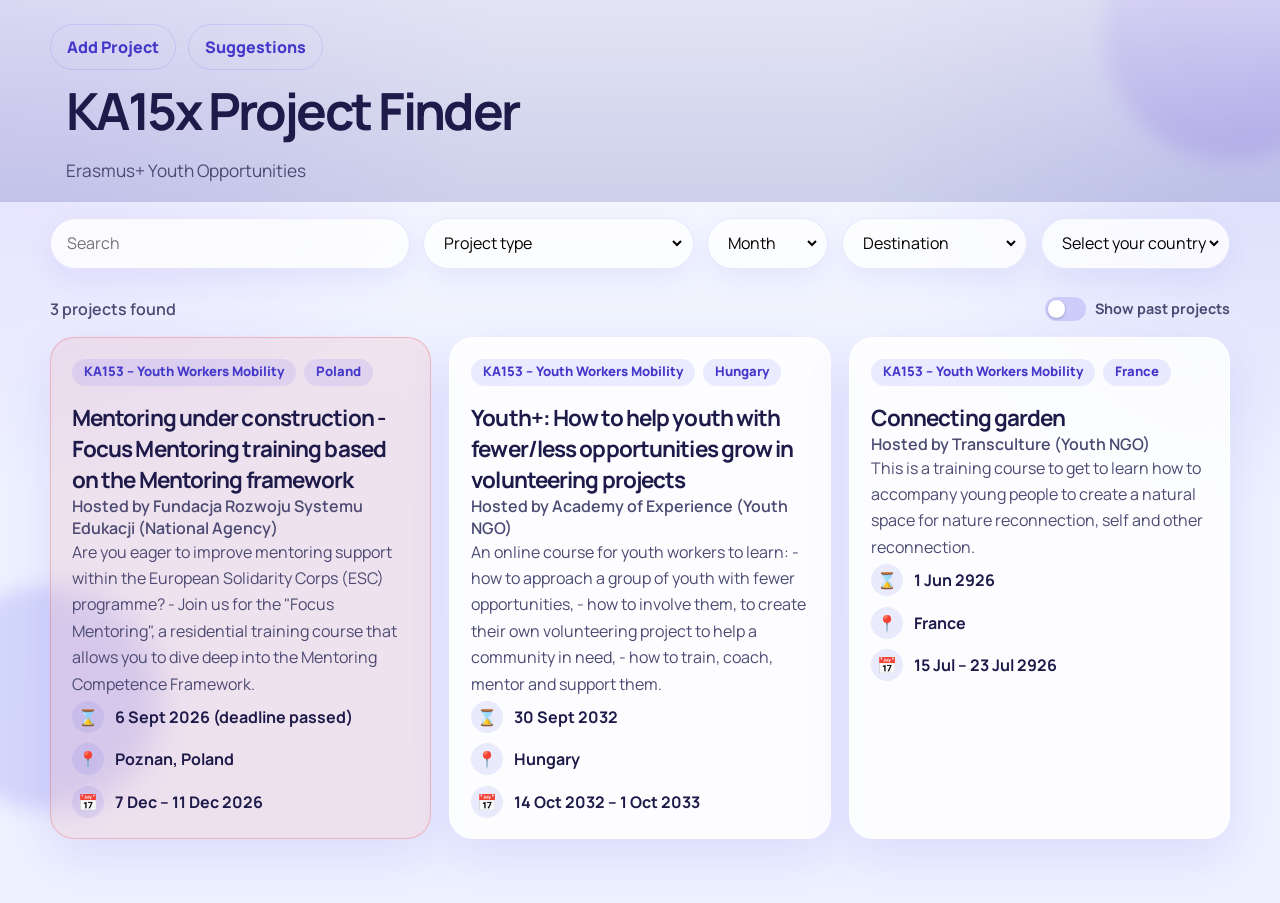
<file: index.html>
<!DOCTYPE html>
<html lang="en">
<head>
  <meta charset="UTF-8">
  <meta name="viewport" content="width=device-width, initial-scale=1.0">
  <title>Erasmus+ Youth Opportunities</title>
  <meta name="description" content="Search Erasmus+ youth exchanges and training opportunities.">
  <link rel="preconnect" href="https://fonts.googleapis.com">
  <link rel="preconnect" href="https://fonts.gstatic.com" crossorigin>
  <link href="https://fonts.googleapis.com/css2?family=Manrope:wght@400;500;600;700;800&display=swap" rel="stylesheet">
  <link rel="icon" type="image/png" href="assets/favicon.png">
  <link rel="stylesheet" href="css/style.css">
</head>
<body>
  <div class="site-shell">
    <header class="hero">
      <div class="container hero__inner">
        <nav class="top-nav" aria-label="Main navigation">
          <a class="button button--ghost top-nav__link" href="submit.html">Add Project</a>
          <button class="button button--ghost top-nav__link" type="button" data-open-suggestions-modal>Suggestions</button>
        </nav>
      </div>
      <div class="container hero__headline">
        <div class="hero__content">
          <h1>KA15x Project Finder</h1>
          <p class="hero__subtitle">Erasmus+ Youth Opportunities</p>
        </div>
      </div>
    </header>

    <main class="container page-content">
      <section class="filters-bar" aria-label="Search and filters">
        <label class="sr-only" for="searchInput">Search projects</label>
        <div class="filter-control filter-control--search" id="searchControl">
          <input id="searchInput" type="text" placeholder="Search" autocomplete="off">
          <button class="filter-clear" id="clearSearchButton" type="button" aria-label="Clear search" hidden>×</button>
        </div>

        <label class="sr-only" for="projectTypeFilter">Project type</label>
        <div class="filter-control" id="projectTypeControl">
          <select id="projectTypeFilter">
            <option value="all">Project type</option>
            <option value="KA151 – Youth Exchange">KA151 – Youth Exchange</option>
            <option value="KA152 – Youth Exchange">KA152 – Youth Exchange</option>
            <option value="KA153 – Youth Workers Mobility">KA153 – Youth Workers Mobility</option>
          </select>
          <button class="filter-clear" id="clearProjectTypeButton" type="button" aria-label="Clear project type" hidden>×</button>
        </div>

        <label class="sr-only" for="monthFilter">Month</label>
        <div class="filter-control" id="monthControl">
          <select id="monthFilter">
            <option value="all">Month</option>
          </select>
          <button class="filter-clear" id="clearMonthButton" type="button" aria-label="Clear month" hidden>×</button>
        </div>

        <label class="sr-only" for="destinationFilter">Destination country</label>
        <div class="filter-control" id="destinationControl">
          <select id="destinationFilter">
            <option value="all">Destination</option>
          </select>
          <button class="filter-clear" id="clearDestinationButton" type="button" aria-label="Clear destination" hidden>×</button>
        </div>

        <label class="sr-only" for="residenceFilter">My country</label>
        <div class="filter-control" id="residenceControl">
          <select id="residenceFilter">
            <option value="">My country</option>
          </select>
          <button class="filter-clear" id="clearResidenceButton" type="button" aria-label="Clear country" hidden>×</button>
        </div>
      </section>

      <section class="results-section" aria-live="polite">
        <div class="results-section__header">
          <p class="results-count" id="resultsCount">Loading projects...</p>
          <label class="toggle" for="showPastToggle">
            <input class="toggle__input" id="showPastToggle" type="checkbox">
            <span class="toggle__track" aria-hidden="true"></span>
            <span class="toggle__label">Show past projects</span>
          </label>
        </div>

        <div class="projects-grid" id="projectsGrid"></div>
        <div class="empty-state" id="emptyState" hidden>
          <h2>No projects match your filters.</h2>
          <p>Try a different month, project type, destination, or search term.</p>
        </div>
      </section>
    </main>
  </div>

  <dialog class="feedback-modal" id="suggestionsModal" aria-labelledby="suggestionsModalTitle">
    <div class="feedback-modal__panel">
      <button class="feedback-modal__close" id="closeSuggestionsModalButton" type="button" aria-label="Close suggestions modal">×</button>
      <div class="feedback-modal__content">
        <h2 id="suggestionsModalTitle">Suggest improvments, give feedback, report problem</h2>
        <p class="feedback-modal__subtitle">If you want reply, leave your email.</p>

        <!-- Replace this action URL with your form service endpoint -->
        <form class="feedback-form" id="suggestionsForm" action="https://formspree.io/f/mqeyppwp" method="post">
          <input type="hidden" name="_subject" value="Platform suggestion or feedback">

          <label class="field field--stacked">
            <span>Name (optional)</span>
            <input id="suggestionsName" name="name" type="text">
          </label>

          <label class="field field--stacked">
            <span>Email (optional)</span>
            <input id="suggestionsEmail" name="email" type="email" placeholder="you@example.com">
          </label>

          <label class="field field--stacked">
            <span>Message</span>
            <textarea id="suggestionsMessage" name="message" rows="5" required></textarea>
          </label>

          <div class="form-status" id="suggestionsFormStatus" aria-live="polite"></div>

          <div class="form-actions">
            <button class="button button--primary" type="submit">Send message</button>
          </div>
        </form>
      </div>
    </div>
  </dialog>

  <div class="toast" id="toast" role="status" aria-live="polite"></div>

  <script src="js/filters.js"></script>
  <script src="js/app.js"></script>
  <script src="js/modal.js"></script>
</body>
</html>
</file>
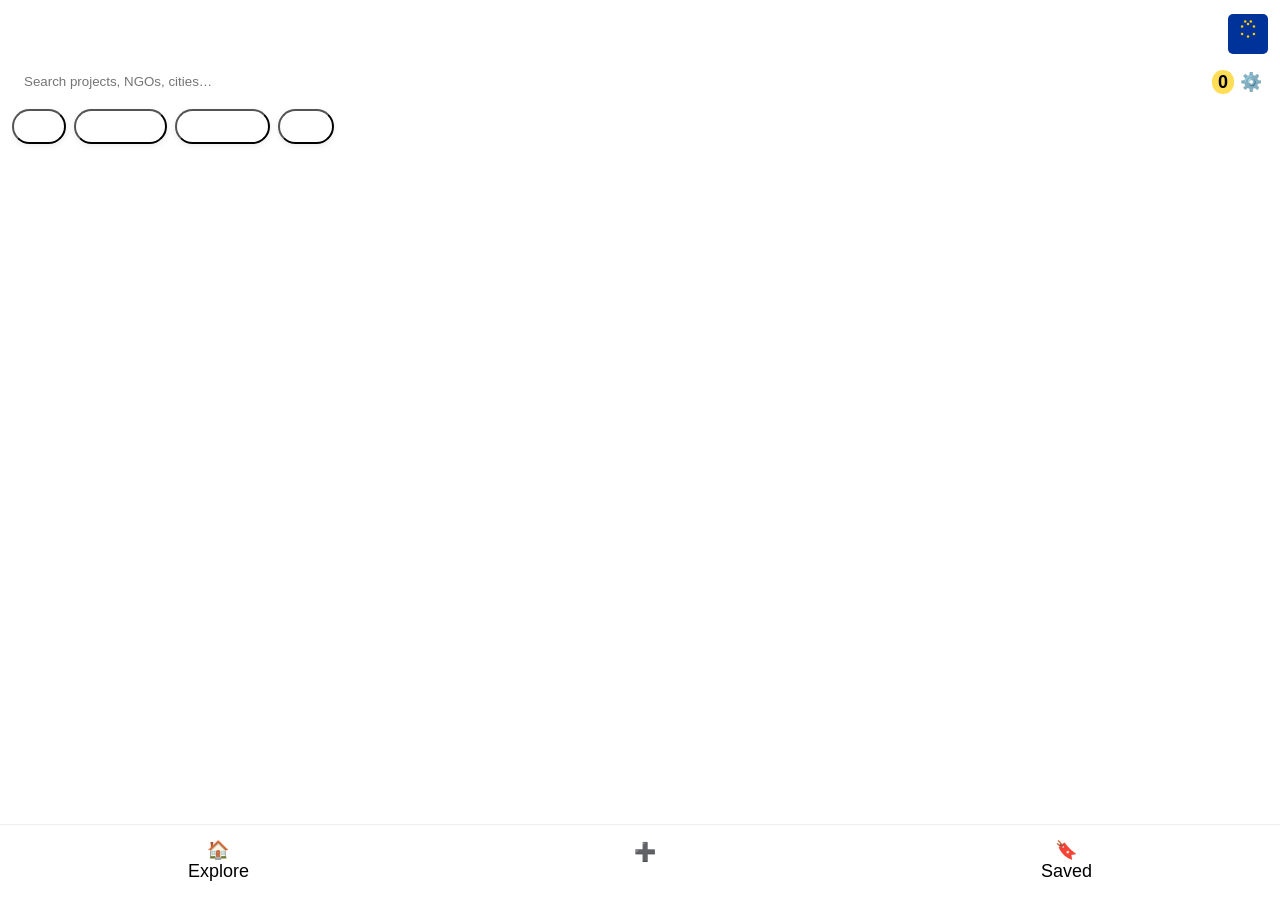
<file: docs/index.html>
<!doctype html>
<html lang="en">
  <head>
    <meta charset="utf-8" />
    <meta name="viewport" content="width=device-width,initial-scale=1" />
    <title>Erasmus+ — KA15x Project Finder</title>
    <link rel="stylesheet" href="./style.css" />
  </head>
  <body>
    <div id="app" class="app-root">
      <header class="top-header">
        <div class="header-inner">
          <div class="titles">
            <div class="title">Erasmus+</div>
            <div class="subtitle">KA15x Project Finder</div>
          </div>
          <img src="./assets/eu.svg" alt="EU" class="eu-badge" />
        </div>
        <div class="search-row">
          <input id="searchInput" placeholder="Search projects, NGOs, cities…" aria-label="Search projects" />
          <button id="filtersToggle" class="icon-btn" aria-label="Filters"><span class="filter-badge" id="filtersCount">0</span>⚙️</button>
        </div>
        <div id="chipsRow" class="chips-row" aria-hidden="false"></div>
      </header>

      <main id="view" class="view"></main>

      <nav class="bottom-nav">
        <button data-route="#/explore" class="nav-item" id="navExplore">🏠<span>Explore</span></button>
        <button data-route="#/add" class="nav-item primary" id="navAdd">➕<span>Add</span></button>
        <button data-route="#/saved" class="nav-item" id="navSaved">🔖<span>Saved</span></button>
      </nav>
    </div>

    <div id="modalRoot"></div>

    <script src="./app.js"></script>
  </body>
</html>
</file>
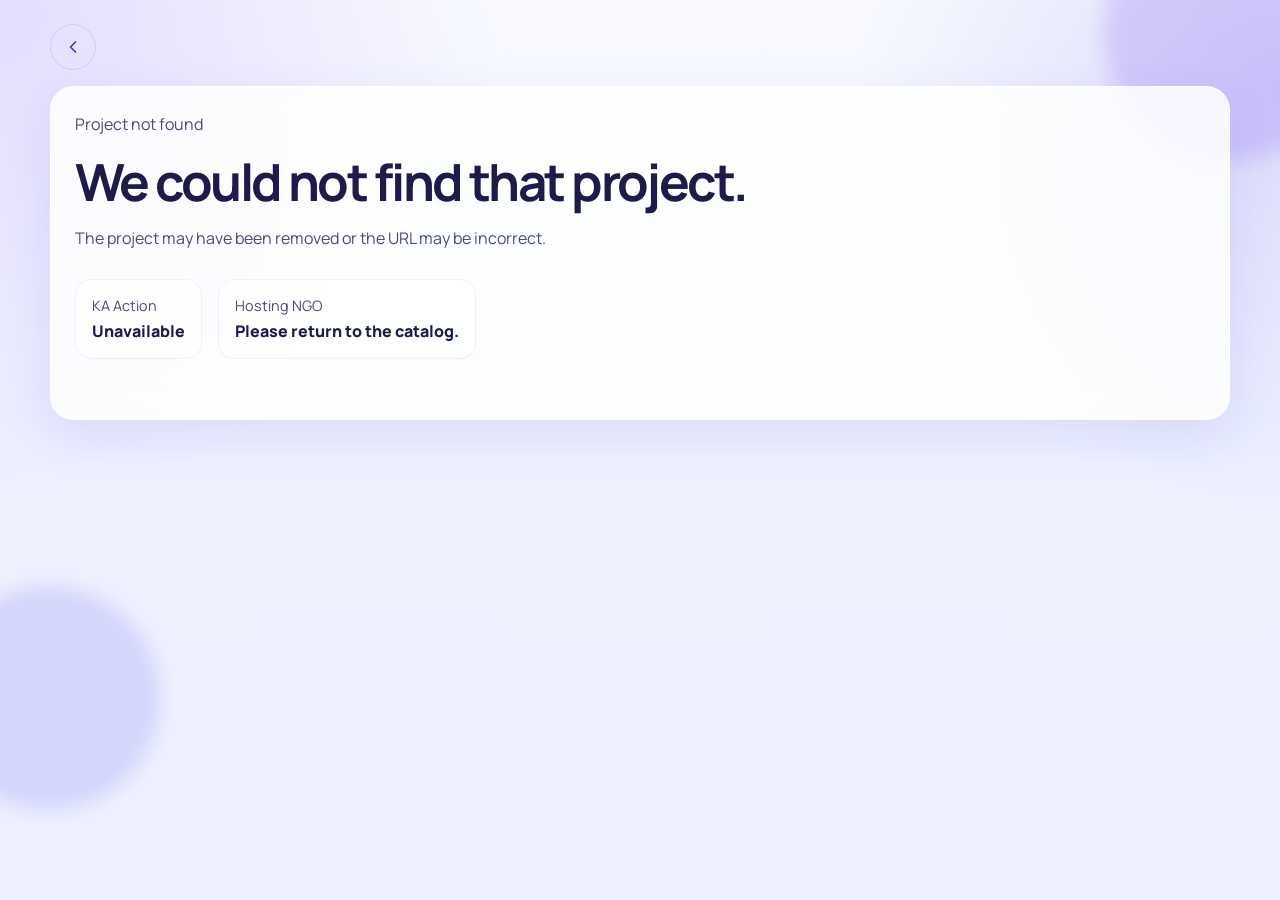
<file: project.html>
<!DOCTYPE html>
<html lang="en">
<head>
  <meta charset="UTF-8">
  <meta name="viewport" content="width=device-width, initial-scale=1.0">
  <title>Project Details | Erasmus+ Youth Opportunities</title>
  <meta name="description" content="View full Erasmus+ youth project details and open the correct application form.">
  <link rel="preconnect" href="https://fonts.googleapis.com">
  <link rel="preconnect" href="https://fonts.gstatic.com" crossorigin>
  <link href="https://fonts.googleapis.com/css2?family=Manrope:wght@400;500;600;700;800&display=swap" rel="stylesheet">
  <link rel="icon" type="image/png" href="assets/favicon.png">
  <link rel="stylesheet" href="css/style.css">
</head>
<body>
  <div class="site-shell site-shell--detail">
    <header class="subpage-header">
      <div class="container subpage-header__inner">
        <a class="button button--ghost button--back" href="./" aria-label="Back to catalog" title="Back to catalog">
          <svg width="20" height="20" viewBox="0 0 24 24" fill="none" aria-hidden="true">
            <path d="M15 6l-6 6 6 6" stroke="currentColor" stroke-width="2" stroke-linecap="round" stroke-linejoin="round"/>
          </svg>
        </a>
      </div>
    </header>

    <main class="container page-content">
      <div class="detail-layout" id="projectPage">
        <section class="detail-card" id="projectDetails">
          <div class="detail-card__content">
            <p class="eyebrow" id="projectActionBadge"></p>
            <h1 id="projectTitle"></h1>
            <p class="detail-summary" id="projectSummary"></p>

            <dl class="detail-meta">
              <div>
                <dt>KA Action</dt>
                <dd id="projectKaAction"></dd>
              </div>
              <div>
                <dt>Hosting NGO</dt>
                <dd id="projectNgo"></dd>
              </div>
            </dl>

            <div class="detail-highlights">
              <p class="detail-highlight" id="projectDeadlineLine" hidden></p>
              <p class="detail-highlight" id="projectLocationLine"></p>
              <p class="detail-highlight" id="projectDatesLine"></p>
            </div>
          </div>

          <aside class="detail-card__sidebar">
            <div class="sidebar-block">
              <h2 id="applicationTitle">Application</h2>
              <p id="applicationIntro">Select one of the accepted residence countries to open the correct application form for this project.</p>
              <label class="field" id="residenceField">
                <span>My Country</span>
                <select id="detailResidenceFilter">
                  <option value="">Select your country</option>
                </select>
              </label>
              <div class="detail-actions">
                <a class="button button--secondary" id="projectInfopackButton" href="#" target="_blank" rel="noopener noreferrer">Open infopack</a>
                <button class="button button--primary" id="projectApplyButton" type="button">Apply now</button>
              </div>
            </div>

            <div class="sidebar-block" id="acceptedCountriesBlock">
              <h2>Accepted residence countries</h2>
              <ul class="country-list" id="acceptedCountriesList"></ul>
            </div>
          </aside>
        </section>
      </div>
    </main>
  </div>

  <dialog class="country-dialog" id="countryDialog">
    <form class="country-dialog__form" method="dialog">
      <div>
        <p class="country-dialog__eyebrow">Application form</p>
        <h2>Select your country of residence</h2>
        <p>We will open the correct application form for this project.</p>
      </div>

      <label class="field">
        <span>My Country</span>
        <select id="dialogCountrySelect">
          <option value="">Select your country</option>
        </select>
      </label>

      <div class="country-dialog__actions">
        <button class="button button--ghost" type="button" id="dialogCancelButton">Cancel</button>
        <button class="button button--primary" type="button" id="dialogConfirmButton">Open application form</button>
      </div>
    </form>
  </dialog>

  <div class="toast" id="toast" role="status" aria-live="polite"></div>

  <script src="js/filters.js"></script>
  <script src="js/project.js"></script>
  <script src="js/modal.js"></script>
</body>
</html>
</file>
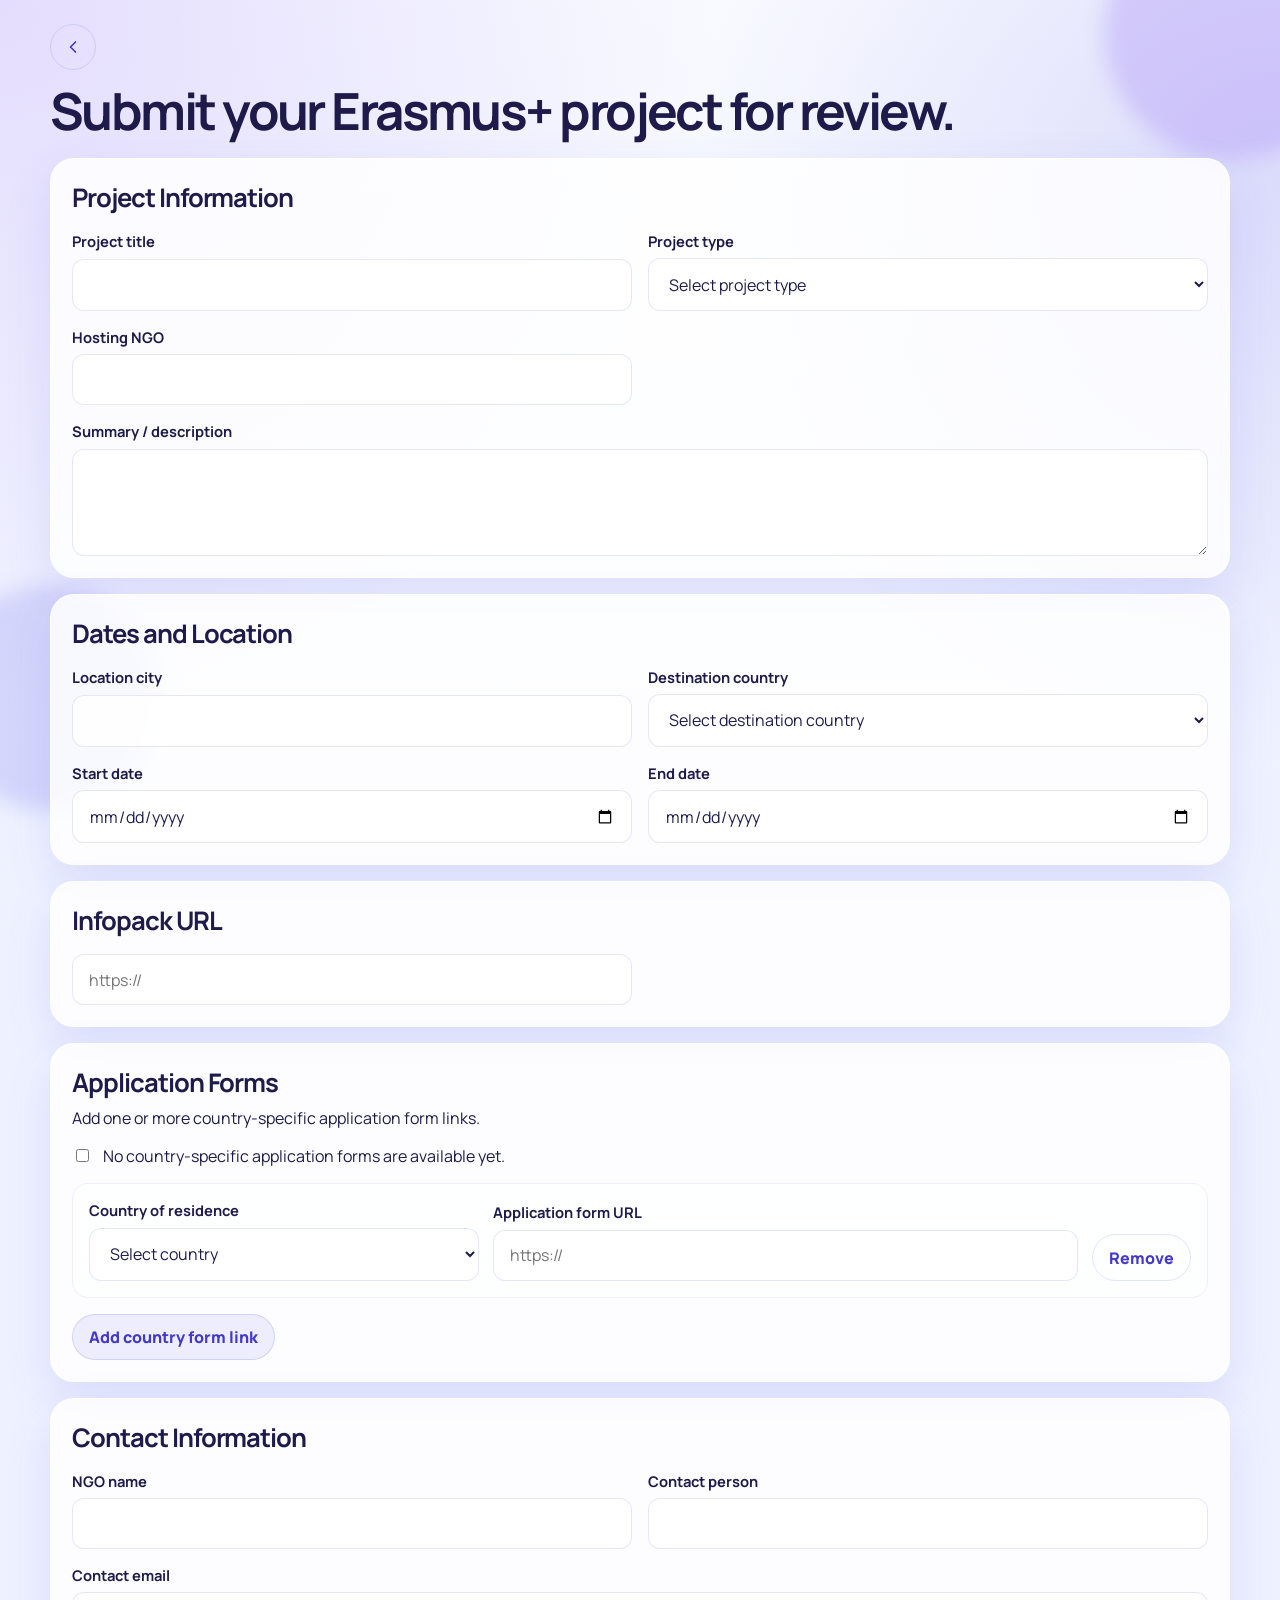
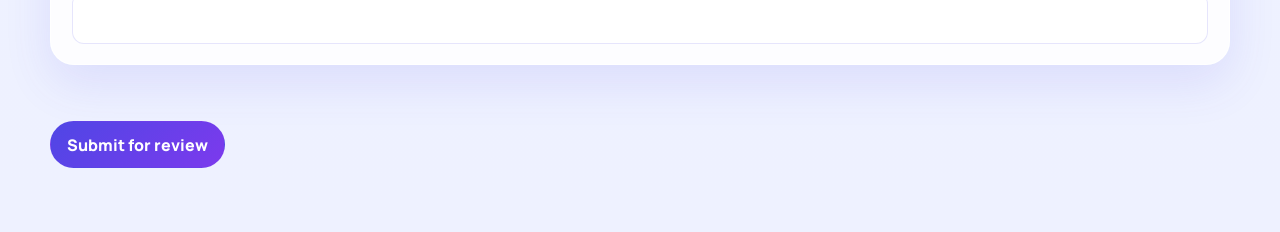
<file: submit.html>
<!DOCTYPE html>
<html lang="en">
<head>
  <meta charset="UTF-8">
  <meta name="viewport" content="width=device-width, initial-scale=1.0">
  <title>Submit a Project | Erasmus+ Youth Opportunities</title>
  <meta name="description" content="Submit an Erasmus+ project for review and manual publication.">
  <link rel="preconnect" href="https://fonts.googleapis.com">
  <link rel="preconnect" href="https://fonts.gstatic.com" crossorigin>
  <link href="https://fonts.googleapis.com/css2?family=Manrope:wght@400;500;600;700;800&display=swap" rel="stylesheet">
  <link rel="icon" type="image/png" href="assets/favicon.png">
  <link rel="stylesheet" href="css/style.css">
</head>
<body>
  <div class="site-shell site-shell--detail">
    <header class="subpage-header">
      <div class="container subpage-header__inner">
        <a class="button button--ghost button--back" href="./" aria-label="Back to catalog" title="Back to catalog">
          <svg width="20" height="20" viewBox="0 0 24 24" fill="none" aria-hidden="true">
            <path d="M15 6l-6 6 6 6" stroke="currentColor" stroke-width="2" stroke-linecap="round" stroke-linejoin="round"/>
          </svg>
        </a>
      </div>
    </header>

    <main class="container page-content">
      <section class="submit-intro">
        <h1>Submit your Erasmus+ project for review.</h1>
      </section>

      <!-- Replace this action URL with your Formspree or other form service endpoint -->
      <form class="submission-form" id="projectSubmissionForm" action="https://formspree.io/f/xdaweeyk" method="post" enctype="multipart/form-data" novalidate>
        <input type="hidden" name="_subject" value="New Erasmus+ project submission">

        <section class="form-section">
          <div class="form-section__header">
            <h2>Project Information</h2>
          </div>
          <div class="form-grid">
            <label class="field field--stacked">
              <span>Project title</span>
              <input id="submissionProjectTitle" name="project_title" type="text" required>
            </label>

            <label class="field field--stacked">
              <span>Project type</span>
              <select id="submissionProjectType" name="project_type" required>
                <option value="">Select project type</option>
                <option value="KA151 – Accredited Projects">KA151 – Accredited Projects</option>
                <option value="KA152 – Youth Exchange">KA152 – Youth Exchange</option>
                <option value="KA153 – Youth Workers">KA153 – Youth Workers</option>
                <option value="KA154 – Youth Participation Activities">KA154 – Youth Participation Activities</option>
                <option value="KA155 – DiscoverEU Inclusion Action">KA155 – DiscoverEU Inclusion Action</option>
              </select>
            </label>

            <label class="field field--stacked">
              <span>Hosting NGO</span>
              <input id="submissionHostingNgo" name="hosting_ngo" type="text" required>
            </label>

            <label class="field field--stacked field--full">
              <span>Summary / description</span>
              <textarea id="submissionSummary" name="summary" rows="5"></textarea>
            </label>
          </div>
        </section>

        <section class="form-section">
          <div class="form-section__header">
            <h2>Dates and Location</h2>
          </div>
          <div class="form-grid">
            <label class="field field--stacked">
              <span>Location city</span>
              <input id="submissionLocationCity" name="location_city" type="text">
            </label>

            <label class="field field--stacked">
              <span>Destination country</span>
              <select id="submissionDestinationCountry" name="destination_country" required>
                <option value="">Select destination country</option>
              </select>
            </label>

            <label class="field field--stacked">
              <span>Start date</span>
              <input id="submissionStartDate" name="start_date" type="date" required>
            </label>

            <label class="field field--stacked">
              <span>End date</span>
              <input id="submissionEndDate" name="end_date" type="date" required>
            </label>
          </div>
        </section>

        <section class="form-section">
          <div class="form-section__header">
            <h2>Infopack URL</h2>
          </div>
          <div class="form-grid">
            <label class="field field--stacked">
              <input id="submissionInfopackUrl" name="infopack_url" type="url" placeholder="https://">
            </label>
          </div>
        </section>

        <section class="form-section">
          <div class="form-section__header">
            <h2>Application Forms</h2>
            <p>Add one or more country-specific application form links.</p>
          </div>

          <div class="application-forms-note">
            <label class="checkbox-field">
              <input id="noApplicationForms" name="no_application_forms_yet" type="checkbox" value="yes">
              <span>No country-specific application forms are available yet.</span>
            </label>
          </div>

          <div class="application-forms" id="applicationFormsContainer"></div>

          <button class="button button--secondary" id="addApplicationFormButton" type="button">Add country form link</button>
        </section>

        <section class="form-section">
          <div class="form-section__header">
            <h2>Contact Information</h2>
          </div>
          <div class="form-grid">
            <label class="field field--stacked">
              <span>NGO name</span>
              <input id="submissionNgoName" name="submitter_ngo_name" type="text">
            </label>

            <label class="field field--stacked">
              <span>Contact person</span>
              <input id="submissionContactPerson" name="contact_person" type="text">
            </label>

            <label class="field field--stacked field--full">
              <span>Contact email</span>
              <input id="submissionContactEmail" name="contact_email" type="email" required>
            </label>
          </div>
        </section>

        <div class="form-status" id="formStatus" aria-live="polite"></div>

        <div class="form-actions">
          <button class="button button--primary" type="submit">Submit for review</button>
        </div>
      </form>
    </main>
  </div>

  <template id="applicationFormRowTemplate">
    <div class="application-form-row">
      <label class="field field--stacked">
        <span>Country of residence</span>
        <select class="application-form-country" name="application_form_country[]">
          <option value="">Select country</option>
        </select>
      </label>

      <label class="field field--stacked">
        <span>Application form URL</span>
        <input class="application-form-url" name="application_form_url[]" type="url" placeholder="https://">
      </label>

      <button class="button button--ghost application-form-remove" type="button">Remove</button>
    </div>
  </template>

  <script src="js/filters.js"></script>
  <script src="js/submit.js"></script>
  <script src="js/modal.js"></script>
</body>
</html>
</file>
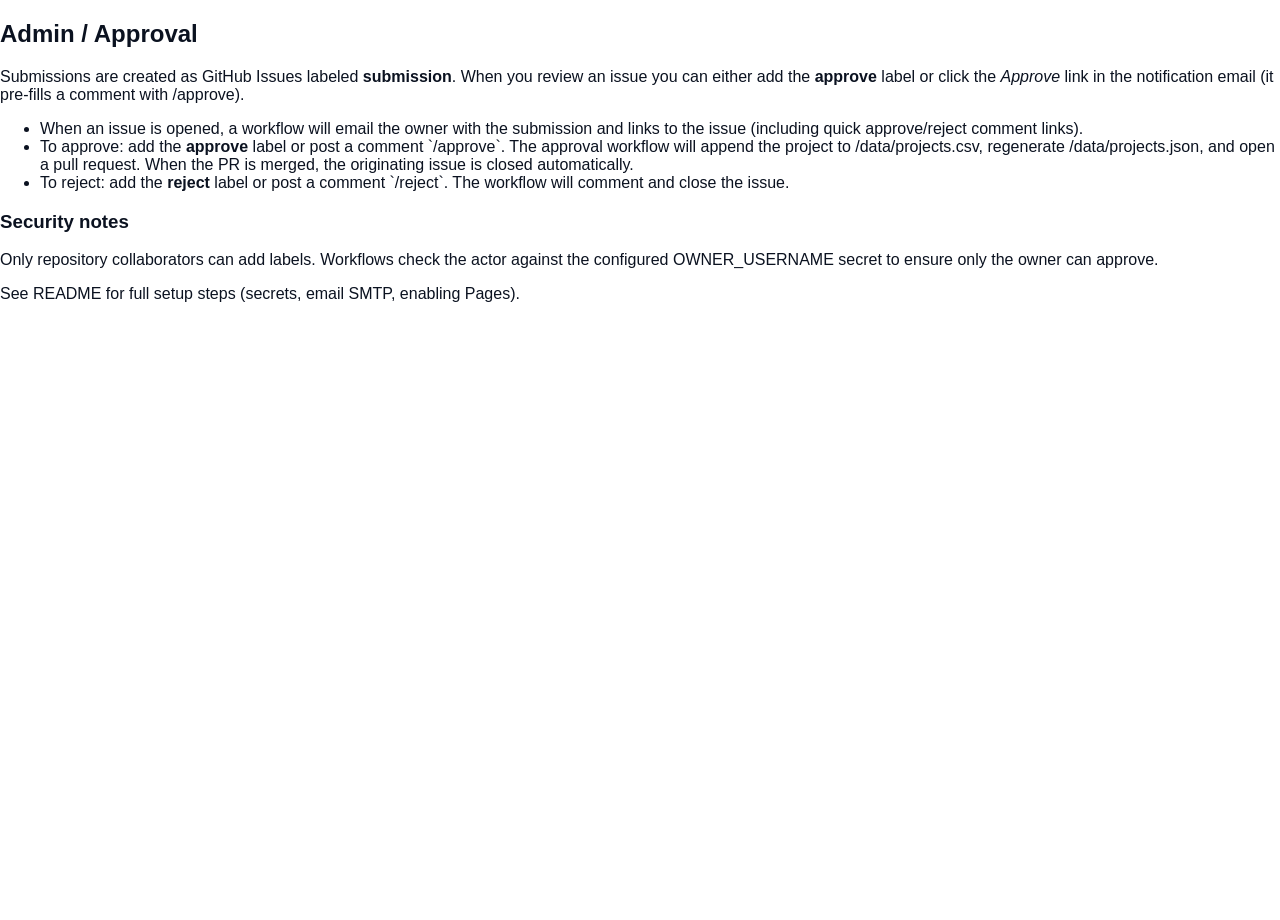
<file: docs/admin.html>
<!doctype html>
<html lang="en">
<head>
  <meta charset="utf-8" />
  <meta name="viewport" content="width=device-width,initial-scale=1" />
  <title>Admin — Approval Flow</title>
  <link rel="stylesheet" href="/docs/style.css" />
</head>
<body>
  <main class="container">
    <h2>Admin / Approval</h2>
    <p class="muted">Submissions are created as GitHub Issues labeled <strong>submission</strong>. When you review an issue you can either add the <strong>approve</strong> label or click the <em>Approve</em> link in the notification email (it pre-fills a comment with <code>/approve</code>).</p>
    <ul>
      <li>When an issue is opened, a workflow will email the owner with the submission and links to the issue (including quick approve/reject comment links).</li>
      <li>To approve: add the <strong>approve</strong> label or post a comment `/approve`. The approval workflow will append the project to <code>/data/projects.csv</code>, regenerate <code>/data/projects.json</code>, and open a pull request. When the PR is merged, the originating issue is closed automatically.</li>
      <li>To reject: add the <strong>reject</strong> label or post a comment `/reject`. The workflow will comment and close the issue.</li>
    </ul>
    <h3>Security notes</h3>
    <p class="muted">Only repository collaborators can add labels. Workflows check the actor against the configured OWNER_USERNAME secret to ensure only the owner can approve.</p>
    <p>See README for full setup steps (secrets, email SMTP, enabling Pages).</p>
  </main>
</body>
</html>
</file>
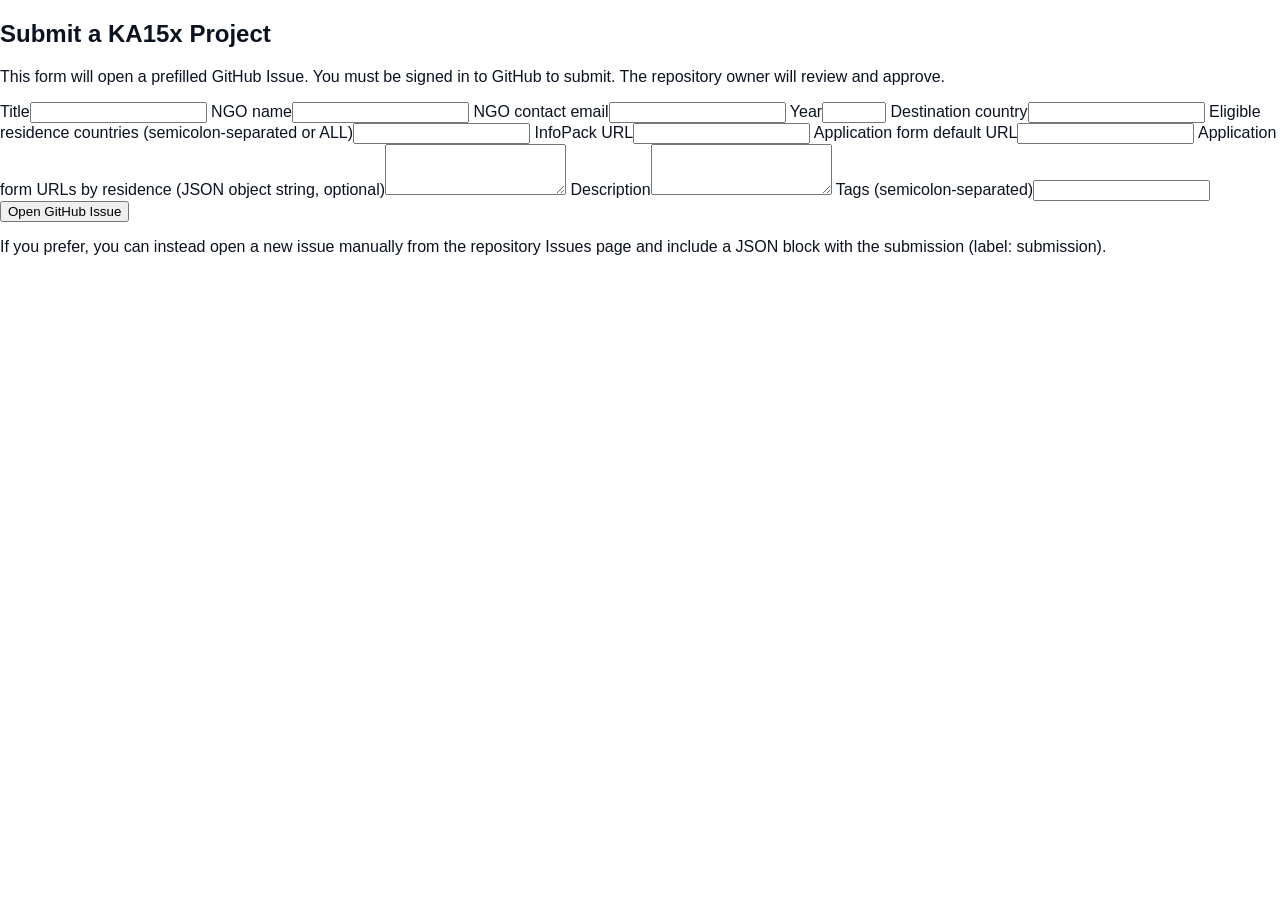
<file: docs/submit.html>
<!doctype html>
<html lang="en">
<head>
  <meta charset="utf-8" />
  <meta name="viewport" content="width=device-width,initial-scale=1" />
  <title>Submit Project</title>
  <link rel="stylesheet" href="/docs/style.css" />
</head>
<body>
  <main class="container">
    <h2>Submit a KA15x Project</h2>
    <p class="muted">This form will open a prefilled GitHub Issue. You must be signed in to GitHub to submit. The repository owner will review and approve.</p>
    <form id="submit-form">
      <label>Title<input name="title" required/></label>
      <label>NGO name<input name="ngo_name" required/></label>
      <label>NGO contact email<input name="ngo_contact_email" type="email" required/></label>
      <label>Year<input name="year" type="number" min="2020" max="2030" required/></label>
      <label>Destination country<input name="destination_country" required/></label>
      <label>Eligible residence countries (semicolon-separated or ALL)<input name="eligible_residence_countries" required/></label>
      <label>InfoPack URL<input name="infopack_url" type="url" required/></label>
      <label>Application form default URL<input name="application_form_url_default" type="url" required/></label>
      <label>Application form URLs by residence (JSON object string, optional)<textarea name="application_form_urls_by_residence" rows="3"></textarea></label>
      <label>Description<textarea name="description" rows="3" required></textarea></label>
      <label>Tags (semicolon-separated)<input name="tags"/></label>
      <button class="btn" type="submit">Open GitHub Issue</button>
    </form>
    <p class="muted">If you prefer, you can instead open a new issue manually from the repository Issues page and include a JSON block with the submission (label: submission).</p>
  </main>
  <script>
    const OWNER = 'IliasPa';
    const REPO = 'ErasmusKA15xPlatform';
    const LABEL = 'submission';
    function buildPayload(form){
      const data = Object.fromEntries(new FormData(form).entries());
      data.submitted_at = new Date().toISOString();
      data.status = 'PENDING';
      return data;
    }
    document.getElementById('submit-form').addEventListener('submit', e=>{
      e.preventDefault();
      const form = e.target;
      const payload = buildPayload(form);
      const title = `Submission: ${payload.title}`;
      const body = 'New project submission\n\n```json\n'+JSON.stringify(payload,null,2)+'\n```\n\n(Automatically opened from site)';
      const url = `https://github.com/${OWNER}/${REPO}/issues/new?labels=${encodeURIComponent(LABEL)}&title=${encodeURIComponent(title)}&body=${encodeURIComponent(body)}`;
      window.open(url,'_blank');
    });
  </script>
</body>
</html>
</file>
<file: css/style.css>
:root {
  --bg: #eef2ff;
  --bg-accent: #e0e7ff;
  --surface: rgba(255, 255, 255, 0.84);
  --surface-strong: #ffffff;
  --text: #1e1b4b;
  --muted: #4c4a73;
  --line: rgba(79, 70, 229, 0.14);
  --primary: #4f46e5;
  --primary-strong: #7c3aed;
  --primary-dark: #4338ca;
  --primary-bright: #8b5cf6;
  --secondary: rgba(99, 102, 241, 0.12);
  --shadow: 0 18px 48px rgba(79, 70, 229, 0.12);
  --radius-lg: 24px;
  --radius-md: 16px;
  --radius-sm: 12px;
  --container: 1180px;
}

* {
  box-sizing: border-box;
}

/* Ensure the `hidden` attribute always wins, even on elements whose class
   sets a `display` value (e.g. .button, .field). */
[hidden] {
  display: none !important;
}

html {
  scroll-behavior: smooth;
}

body {
  margin: 0;
  min-height: 100vh;
  font-family: "Manrope", sans-serif;
  color: var(--text);
  background:
    radial-gradient(
      circle at top left,
      rgba(139, 92, 246, 0.18),
      transparent 32%
    ),
    radial-gradient(
      circle at right 10%,
      rgba(79, 70, 229, 0.16),
      transparent 28%
    ),
    linear-gradient(180deg, #f8faff 0%, var(--bg) 45%, #eef1ff 100%);
}

img {
  display: block;
  max-width: 100%;
}

a {
  color: inherit;
  text-decoration: none;
}

button,
input,
select {
  font: inherit;
}

button {
  cursor: pointer;
}

.container {
  width: min(calc(100% - 2rem), var(--container));
  margin: 0 auto;
}

.site-shell {
  position: relative;
  overflow: hidden;
}

.site-shell::before,
.site-shell::after {
  content: "";
  position: fixed;
  z-index: -1;
  border-radius: 999px;
  filter: blur(10px);
}

.site-shell::before {
  top: -6rem;
  right: -5rem;
  width: 16rem;
  height: 16rem;
  background: rgba(139, 92, 246, 0.22);
}

.site-shell::after {
  bottom: 10vh;
  left: -4rem;
  width: 14rem;
  height: 14rem;
  background: rgba(79, 70, 229, 0.16);
}

.hero,
.subpage-header {
  padding: 1.5rem 0 0;
}

.hero {
  padding-bottom: 0rem;
  background:
    linear-gradient(0deg, rgba(0, 13, 125, 0.16), rgba(6, 4, 147, 0.1)),
    linear-gradient(180deg, rgba(255, 255, 255, 0.55), rgba(255, 255, 255, 0));
}

.hero__inner,
.subpage-header__inner {
  display: flex;
  justify-content: space-between;
  gap: 1.5rem;
  align-items: flex-start;
}

.brand {
  display: inline-flex;
  align-items: center;
  gap: 0.9rem;
  padding: 0.6rem 0.9rem;
  border-radius: 999px;
  background: rgba(255, 255, 255, 0.72);
  border: 1px solid rgba(255, 255, 255, 0.82);
  box-shadow: var(--shadow);
}

.brand--hero,
.brand--compact {
  box-shadow: none;
}

.brand__logo {
  width: 2.75rem;
  height: 2.75rem;
  border-radius: 14px;
  object-fit: cover;
}

.brand__text {
  font-weight: 800;
  letter-spacing: -0.03em;
}

.sr-only {
  position: absolute;
  width: 1px;
  height: 1px;
  padding: 0;
  margin: -1px;
  overflow: hidden;
  clip: rect(0, 0, 0, 0);
  white-space: nowrap;
  border: 0;
}

h1,
h2,
p,
dl,
dd,
dt,
ul {
  margin: 0;
}

h1 {
  font-size: clamp(2.3rem, 4vw, 4.5rem);
  line-height: 0.96;
  letter-spacing: -0.05em;
}

h2 {
  font-size: clamp(1.2rem, 2vw, 1.6rem);
  letter-spacing: -0.04em;
}

.hero__subtitle,
.filters-panel__header p,
.detail-summary,
.sidebar-block p,
.empty-state p,
.detail-card p {
  color: var(--muted);
  line-height: 1.65;
}

.hero__subtitle {
  max-width: 40rem;
  margin-top: 1rem;
  font-size: 1.08rem;
}

.page-content {
  padding: 1rem 0 4rem;
}

.hero__content {
  display: grid;
  gap: 0.35rem;
  padding: 1rem;
}

.top-nav {
  display: flex;
  flex-wrap: wrap;
  justify-content: flex-end;
  gap: 0.75rem;
  align-items: center;
}

.top-nav__link {
  min-width: 0;
}

.filters-bar {
  display: flex;
  flex-wrap: wrap;
  gap: 0.85rem;
  align-items: center;
}

.filter-control {
  display: flex;
  align-items: center;
  gap: 0.45rem;
  justify-content: space-between;
  min-height: 3.2rem;
  min-width: 0;
  padding: 0.35rem 0.45rem 0.35rem 1rem;
  border-radius: 999px;
  border: 1px solid rgba(79, 70, 229, 0.12);
  background: rgba(255, 255, 255, 0.78);
  box-shadow: 0 10px 28px rgba(79, 70, 229, 0.08);
  transition:
    border-color 160ms ease,
    box-shadow 160ms ease,
    background-color 160ms ease;
}

.filter-control.is-active {
  border-color: rgba(99, 102, 241, 0.28);
  background: rgba(224, 217, 255, 0.8);
  box-shadow: 0 14px 32px rgba(79, 70, 229, 0.12);
}

.filter-control:focus-within {
  border-color: rgba(99, 102, 241, 0.4);
  box-shadow: 0 0 0 4px rgba(99, 102, 241, 0.12);
}

.filter-control--search {
  min-width: min(100%, 18rem);
  flex: 1 1 16rem;
}

.filter-control input,
.filter-control select {
  flex: 1 1 auto;
  min-width: 0;
  min-height: 2.2rem;
  padding: 0;
  border: none;
  background: transparent;
  box-shadow: none;
}

.filter-control select {
  min-width: 6rem;
}

.filter-control input:focus,
.filter-control select:focus {
  box-shadow: none;
}

.filter-clear {
  margin-left: auto;
  display: inline-flex;
  flex: 0 0 auto;
  justify-content: center;
  align-items: center;
  width: 2rem;
  height: 2rem;
  padding: 0;
  border: none;
  border-radius: 999px;
  background: rgba(79, 70, 229, 0.08);
  color: var(--primary-dark);
  font-size: 1.6rem;
  line-height: 1;
}

.filter-clear[hidden] {
  display: none;
}

.filter-clear:hover,
.filter-clear:focus-visible {
  background: rgba(139, 92, 246, 0.18);
}

.filters-panel,
.detail-card,
.project-card,
.sidebar-block {
  background: var(--surface);
  backdrop-filter: blur(14px);
  border: 1px solid rgba(255, 255, 255, 0.82);
  border-radius: var(--radius-lg);
  box-shadow: var(--shadow);
}

.filters-panel {
  padding: 1.5rem;
}

.filters-panel__header,
.results-section__header {
  display: flex;
  justify-content: space-between;
  align-items: center;
  gap: 1rem;
}

/* "Show past projects" switch next to the results count. */
.toggle {
  display: inline-flex;
  align-items: center;
  gap: 0.55rem;
  cursor: pointer;
  user-select: none;
  flex-shrink: 0;
}

.toggle__input {
  position: absolute;
  opacity: 0;
  width: 0;
  height: 0;
}

.toggle__track {
  position: relative;
  width: 2.6rem;
  height: 1.5rem;
  border-radius: 999px;
  background: rgba(79, 70, 229, 0.18);
  transition: background-color 160ms ease;
  flex-shrink: 0;
}

.toggle__track::after {
  content: "";
  position: absolute;
  top: 0.2rem;
  left: 0.2rem;
  width: 1.1rem;
  height: 1.1rem;
  border-radius: 50%;
  background: #ffffff;
  box-shadow: 0 1px 3px rgba(30, 27, 75, 0.3);
  transition: transform 160ms ease;
}

.toggle__input:checked + .toggle__track {
  background: var(--primary);
}

.toggle__input:checked + .toggle__track::after {
  transform: translateX(1.1rem);
}

.toggle__input:focus-visible + .toggle__track {
  outline: 3px solid rgba(99, 102, 241, 0.35);
  outline-offset: 2px;
}

.toggle__label {
  font-size: 0.9rem;
  font-weight: 700;
  color: var(--muted);
}

.filters-grid {
  display: grid;
  grid-template-columns: repeat(4, minmax(0, 1fr));
  gap: 1rem;
  margin-top: 1.5rem;
}

.field {
  display: grid;
  gap: 0.45rem;
}

.field span {
  font-size: 0.92rem;
  font-weight: 700;
}

.field input,
.field select {
  width: 100%;
  min-height: 3.1rem;
  padding: 0.85rem 1rem;
  border-radius: var(--radius-sm);
  border: 1px solid var(--line);
  background: rgba(255, 255, 255, 0.86);
  color: var(--text);
  transition:
    border-color 160ms ease,
    box-shadow 160ms ease,
    transform 160ms ease;
}

.field input:focus,
.field select:focus {
  outline: none;
  border-color: rgba(99, 102, 241, 0.5);
  box-shadow: 0 0 0 4px rgba(99, 102, 241, 0.14);
}

.results-section {
  margin-top: 1.75rem;
}

.results-count {
  color: var(--muted);
  font-weight: 600;
}

.projects-grid {
  display: grid;
  grid-template-columns: repeat(3, minmax(0, 1fr));
  gap: 1.15rem;
  margin-top: 1rem;
}

.project-card {
  display: grid;
  gap: 1rem;
  padding: 1.3rem;
  color: inherit;
  min-height: 100%;
  /* Keep content packed at the top so shorter cards don't centre vertically
     when a taller card stretches the row. */
  align-content: start;
  transform: translateY(12px);
  opacity: 0;
  animation: card-enter 380ms ease forwards;
  transition:
    transform 180ms ease,
    box-shadow 180ms ease,
    border-color 180ms ease,
    background-color 180ms ease;
}

.project-card:hover,
.project-card:focus-visible {
  transform: translateY(-3px);
  border-color: rgba(99, 102, 241, 0.28);
  box-shadow: 0 24px 50px rgba(79, 70, 229, 0.16);
  background: rgba(255, 255, 255, 0.92);
}

.project-card:focus-visible {
  outline: 3px solid rgba(99, 102, 241, 0.22);
  outline-offset: 3px;
}

.project-card:nth-child(2) {
  animation-delay: 50ms;
}

.project-card:nth-child(3) {
  animation-delay: 100ms;
}

.project-card:nth-child(4) {
  animation-delay: 150ms;
}

/* Application deadline already passed → tint the whole card light red. */
.project-card--deadline-passed {
  background: rgba(239, 68, 68, 0.09);
  border-color: rgba(239, 68, 68, 0.28);
}

.project-card--deadline-passed:hover,
.project-card--deadline-passed:focus-visible {
  background: rgba(239, 68, 68, 0.14);
  border-color: rgba(239, 68, 68, 0.38);
}

.project-card__meta {
  display: flex;
  flex-wrap: wrap;
  gap: 0.5rem;
}

.pill {
  display: inline-flex;
  align-items: center;
  align-self: flex-start;
  padding: 0.35rem 0.75rem;
  border-radius: 999px;
  background: var(--secondary);
  color: var(--primary-dark);
  font-size: 0.82rem;
  font-weight: 800;
  line-height: 1.2;
}

.project-card h2 {
  font-size: 1.4rem;
}

.project-card__ngo {
  color: var(--muted);
  font-weight: 600;
}

.project-card__summary {
  color: var(--muted);
  line-height: 1.65;
}

.project-card__facts {
  display: grid;
  gap: 0.65rem;
  margin-top: 0.25rem;
}

.project-card__fact,
.detail-highlight {
  display: flex;
  align-items: center;
  gap: 0.7rem;
  color: var(--text);
  font-weight: 700;
}

.project-card__icon {
  display: inline-flex;
  justify-content: center;
  align-items: center;
  width: 2rem;
  height: 2rem;
  border-radius: 999px;
  background: rgba(99, 102, 241, 0.12);
}

.project-card__actions,
.detail-actions,
.country-dialog__actions {
  display: flex;
  padding-top: 0.75rem;
  flex-wrap: wrap;
  gap: 0.75rem;
}

.button {
  display: inline-flex;
  justify-content: center;
  align-items: center;
  min-height: 2.9rem;
  padding: 0.7rem 1rem;
  border: 1px solid transparent;
  border-radius: 999px;
  font-weight: 800;
  transition:
    transform 160ms ease,
    background-color 160ms ease,
    border-color 160ms ease,
    color 160ms ease;
}

.button:hover,
.button:focus-visible {
  transform: translateY(-1px);
}

.button--primary {
  background: linear-gradient(135deg, var(--primary), var(--primary-strong));
  color: #ffffff;
}

.button--primary:hover,
.button--primary:focus-visible {
  background: linear-gradient(135deg, #6366f1, var(--primary-bright));
}

.button--secondary {
  background: rgba(99, 102, 241, 0.1);
  border-color: rgba(99, 102, 241, 0.2);
  color: var(--primary-dark);
}

.button--ghost {
  background: transparent;
  border-color: rgba(99, 102, 241, 0.18);
  color: var(--primary-dark);
}

.button--secondary:hover,
.button--secondary:focus-visible,
.button--ghost:hover,
.button--ghost:focus-visible {
  background: rgba(139, 92, 246, 0.12);
  border-color: rgba(139, 92, 246, 0.26);
}

.button--sync {
  gap: 0.45rem;
  background: rgba(79, 70, 229, 0.08);
  border-color: rgba(79, 70, 229, 0.22);
  color: var(--primary-dark);
}

.button--sync:hover,
.button--sync:focus-visible {
  background: rgba(79, 70, 229, 0.15);
  border-color: rgba(79, 70, 229, 0.36);
}

.button--back {
  width: 2.9rem;
  min-width: 2.9rem;
  padding: 0;
  border-radius: 50%;
}

.button--back svg {
  flex-shrink: 0;
  transition: transform 160ms ease;
}

.button--back:hover svg,
.button--back:focus-visible svg {
  transform: translateX(-2px);
}

.sync-icon {
  flex-shrink: 0;
}

.empty-state {
  margin-top: 1rem;
  padding: 2rem;
  text-align: center;
  border: 1px dashed rgba(31, 41, 51, 0.18);
  border-radius: var(--radius-lg);
  background: rgba(255, 255, 255, 0.46);
}

.detail-layout {
  min-height: 30rem;
}

.detail-card {
  display: grid;
  grid-template-columns: minmax(0, 1.5fr) minmax(18rem, 0.8fr);
  gap: 1.5rem;
  padding: 1.5rem;
}

.detail-card__content {
  display: grid;
  gap: 1.2rem;
}

.detail-meta {
  display: grid;
  grid-template-columns: repeat(2, minmax(0, max-content));
  gap: 1rem;
  margin-top: 0.5rem;
}

.detail-meta div {
  padding: 1rem;
  border-radius: var(--radius-md);
  background: rgba(255, 255, 255, 0.6);
  border: 1px solid rgba(79, 70, 229, 0.08);
}

.detail-meta dt {
  color: var(--muted);
  font-size: 0.9rem;
  margin-bottom: 0.35rem;
}

.detail-meta dd {
  font-weight: 800;
}

.detail-card__sidebar {
  display: grid;
  gap: 1rem;
}

.detail-highlights {
  display: grid;
  gap: 0.75rem;
  margin-top: 0.25rem;
}

.sidebar-block {
  padding: 1.15rem;
}

.country-list {
  display: flex;
  flex-wrap: wrap;
  gap: 0.55rem;
  padding-left: 0;
  list-style: none;
  margin-top: 0.9rem;
}

.country-list li,
.country-tag {
  padding: 0.4rem 0.75rem;
  border-radius: 999px;
  background: rgba(99, 102, 241, 0.1);
  color: var(--primary-dark);
  font-weight: 700;
  font-size: 0.88rem;
}

.country-tag {
  display: inline-block;
  padding: 0.15rem 0.6rem;
}

.country-dialog {
  width: min(calc(100% - 2rem), 32rem);
  padding: 0;
  border: none;
  border-radius: var(--radius-lg);
  box-shadow: var(--shadow);
}

.country-dialog::backdrop {
  background: rgba(17, 24, 39, 0.4);
  backdrop-filter: blur(6px);
}

.country-dialog__form {
  display: grid;
  gap: 1.25rem;
  padding: 1.5rem;
  background: #ffffff;
}

.submit-intro {
  margin-bottom: 1.4rem;
}

.submission-form {
  display: grid;
  gap: 1rem;
}

.form-section {
  padding: 1.3rem;
  border-radius: var(--radius-lg);
  border: 1px solid rgba(255, 255, 255, 0.82);
  background: var(--surface);
  box-shadow: var(--shadow);
}

.form-section__header {
  display: grid;
  gap: 0.45rem;
  margin-bottom: 1rem;
}

.form-grid {
  display: grid;
  grid-template-columns: repeat(2, minmax(0, 1fr));
  gap: 1rem;
}

.field--full {
  grid-column: 1 / -1;
}

.field textarea {
  width: 100%;
  padding: 0.95rem 1rem;
  border-radius: var(--radius-sm);
  border: 1px solid var(--line);
  background: rgba(255, 255, 255, 0.86);
  color: var(--text);
  resize: vertical;
}

.field textarea:focus {
  outline: none;
  border-color: rgba(99, 102, 241, 0.5);
  box-shadow: 0 0 0 4px rgba(99, 102, 241, 0.14);
}

.field-hint {
  font-size: 0.85rem;
}

.application-forms {
  display: grid;
  gap: 0.85rem;
  margin-bottom: 1rem;
}

.application-forms.is-disabled {
  opacity: 0.55;
}

.application-form-row {
  display: grid;
  grid-template-columns: minmax(0, 0.8fr) minmax(0, 1.2fr) auto;
  gap: 0.9rem;
  align-items: end;
  padding: 1rem;
  border-radius: var(--radius-md);
  background: rgba(255, 255, 255, 0.58);
  border: 1px solid rgba(79, 70, 229, 0.08);
}

.application-forms-note {
  margin-bottom: 1rem;
}

.checkbox-field {
  display: inline-flex;
  align-items: center;
  gap: 0.7rem;
}

.form-status {
  min-height: 1.5rem;
  font-weight: 700;
}

.form-status.is-error {
  color: #b91c1c;
}

.form-actions {
  display: flex;
  justify-content: flex-start;
}

.feedback-modal {
  width: min(calc(100% - 2rem), 34rem);
  padding: 0;
  border: none;
  border-radius: 28px;
  background: transparent;
  box-shadow: 0 24px 60px rgba(49, 46, 129, 0.25);
}

.feedback-modal::backdrop {
  background: rgba(30, 27, 75, 0.38);
  backdrop-filter: blur(8px);
}

.feedback-modal__panel {
  position: relative;
  padding: 1.35rem;
  border-radius: 28px;
  background: linear-gradient(
    180deg,
    rgba(255, 255, 255, 0.96),
    rgba(245, 243, 255, 0.96)
  );
  border: 1px solid rgba(255, 255, 255, 0.9);
}

.feedback-modal__content {
  display: grid;
  gap: 1rem;
}

.feedback-modal__subtitle {
  color: var(--muted);
  line-height: 1.6;
}

.feedback-modal__close {
  position: absolute;
  top: 0.85rem;
  right: 0.85rem;
  display: inline-flex;
  justify-content: center;
  align-items: center;
  width: 2.4rem;
  height: 2.4rem;
  padding: 0;
  border: 1px solid rgba(99, 102, 241, 0.16);
  border-radius: 999px;
  background: rgba(99, 102, 241, 0.08);
  color: var(--primary-dark);
  font-size: 1.45rem;
  line-height: 1;
}

.feedback-modal__close:hover,
.feedback-modal__close:focus-visible {
  background: rgba(139, 92, 246, 0.14);
  border-color: rgba(139, 92, 246, 0.24);
}

.feedback-form {
  display: grid;
  gap: 0.9rem;
}

.toast {
  position: fixed;
  left: 50%;
  bottom: 1.5rem;
  transform: translate(-50%, 1rem);
  min-width: min(calc(100% - 2rem), 24rem);
  padding: 0.9rem 1rem;
  border-radius: 999px;
  background: rgba(49, 46, 129, 0.96);
  color: #ffffff;
  font-weight: 700;
  text-align: center;
  opacity: 0;
  pointer-events: none;
  transition:
    opacity 180ms ease,
    transform 180ms ease;
}

.toast.is-visible {
  opacity: 1;
  transform: translate(-50%, 0);
}

.toast--feedback {
  top: 50%;
  bottom: auto;
  min-width: min(calc(100% - 2rem), 25rem);
  padding: 1rem 1.15rem;
  border-radius: 20px;
  box-shadow: 0 18px 40px rgba(31, 41, 55, 0.14);
  transform: translate(-50%, calc(-50% + 1rem));
}

.toast--feedback.is-visible {
  transform: translate(-50%, -50%);
}

.toast--success {
  background: #dcfce7;
  color: #166534;
}

.toast--error {
  background: #fee2e2;
  color: #991b1b;
}

@keyframes card-enter {
  from {
    transform: translateY(12px);
    opacity: 0;
  }

  to {
    transform: translateY(0);
    opacity: 1;
  }
}

@media (max-width: 980px) {
  .hero__inner,
  .subpage-header__inner,
  .filters-panel__header,
  .results-section__header,
  .detail-card {
    grid-template-columns: 1fr;
    flex-direction: column;
  }

  .filters-grid,
  .projects-grid,
  .detail-card,
  .detail-meta,
  .form-grid {
    grid-template-columns: repeat(2, minmax(0, 1fr));
  }

  .hero__content {
    padding-top: 2rem;
  }

  .application-form-row {
    grid-template-columns: 1fr;
    align-items: stretch;
  }
}

@media (max-width: 720px) {
  .container {
    width: min(calc(100% - 1rem), var(--container));
  }

  .hero,
  .subpage-header {
    padding-top: 0.8rem;
  }

  .hero__content {
    padding: 1.75rem 0 1.1rem;
  }

  .filters-bar,
  .filters-grid,
  .projects-grid,
  .detail-card,
  .detail-meta,
  .form-grid {
    grid-template-columns: 1fr;
  }

  .filters-panel,
  .project-card,
  .detail-card,
  .sidebar-block,
  .country-dialog__form,
  .form-section {
    padding: 1rem;
  }

  .brand {
    width: 100%;
    justify-content: center;
  }

  .top-nav {
    width: 100%;
    justify-content: stretch;
  }

  .top-nav__link {
    flex: 1 1 100%;
  }

  .filter-control,
  .filter-control--search {
    width: 100%;
  }

  .project-card__actions,
  .detail-actions,
  .country-dialog__actions {
    flex-direction: column;
  }

  .button,
  .application-form-remove {
    width: 100%;
  }

  .feedback-modal {
    width: min(calc(100% - 1rem), 34rem);
  }

  .feedback-modal__panel {
    padding: 1rem;
  }
}
</file>
<file: docs/style.css>
.root{--accent:#0b63b7;--bg:#f3f6fb;--muted:#6b7280;--card:#ffffff}
*{box-sizing:border-box;font-family:Inter,Segoe UI,Arial,Helvetica,sans-serif}
html,body,#app{height:100%}
body{margin:0;background:var(--bg);color:#0b1220;-webkit-font-smoothing:antialiased}
.top-header{background:linear-gradient(180deg,var(--accent),#2d88e8);color:#fff;padding:14px 12px 8px;border-bottom-left-radius:12px;border-bottom-right-radius:12px}
.header-inner{display:flex;align-items:center;justify-content:space-between}
.titles{line-height:1}
.title{font-weight:700;font-size:18px}
.subtitle{font-size:12px;opacity:.95}
.eu-badge{width:40px;height:40px}
.search-row{display:flex;gap:8px;margin-top:10px}
.search-row input{flex:1;padding:10px 12px;border-radius:999px;border:0;outline:none}
.icon-btn{background:transparent;border:0;color:#fff;font-size:18px;padding:6px;border-radius:8px}
.filter-badge{background:#ffdd57;color:#000;padding:2px 6px;border-radius:999px;margin-right:6px;font-weight:600}
.chips-row{display:flex;gap:8px;padding:10px 0;overflow:auto}
.chip{white-space:nowrap;padding:8px 12px;border-radius:999px;background:rgba(255,255,255,0.12);color:#fff;font-size:13px;box-shadow:0 2px 6px rgba(2,6,23,0.08)}
.chip.active{background:var(--card);color:var(--accent);box-shadow:0 6px 18px rgba(11,99,183,0.12)}

.view{padding:12px;padding-bottom:80px}
.countline{font-size:13px;color:var(--muted);margin-bottom:8px}
.cards{display:grid;grid-template-columns:1fr;gap:12px}
.card{background:var(--card);border-radius:12px;overflow:hidden;box-shadow:0 6px 18px rgba(11,18,30,0.06)}
.card .media{position:relative;height:140px;background:#e6eefc;display:flex;align-items:center;justify-content:center}
.card .media img{width:100%;height:100%;object-fit:cover}
.ka-badge{position:absolute;left:10px;top:10px;background:#fff;padding:6px 8px;border-radius:8px;font-weight:700;font-size:12px}
.bookmark{position:absolute;right:10px;top:10px;background:rgba(255,255,255,0.85);padding:6px;border-radius:8px}
.card .body{padding:12px}
.meta-cat{font-size:11px;color:var(--muted);text-transform:uppercase;letter-spacing:0.6px}
.card h3{margin:6px 0 4px;font-size:16px}
.loc{font-size:13px;color:var(--muted)}
.row-pills{display:flex;gap:8px;margin-top:10px;flex-wrap:wrap}
.pill{background:#f2f6fb;padding:6px 8px;border-radius:999px;font-size:12px}

.bottom-nav{position:fixed;left:0;right:0;bottom:0;display:flex;justify-content:space-around;background:#fff;padding:8px 0;border-top:1px solid #eee}
.nav-item{background:transparent;border:0;font-size:18px;padding:6px 12px;display:flex;flex-direction:column;align-items:center}
.nav-item.primary{background:var(--accent);color:#fff;border-radius:999px;padding:8px 16px}

/* Detail screen styles */
.hero{height:220px;background:#ddd;border-radius:12px;overflow:hidden;position:relative}
.detail-body{padding:12px}
.stats-row{display:flex;gap:8px;margin-top:10px}
.stat{flex:1;background:#fff;padding:8px;border-radius:8px;text-align:center;box-shadow:0 6px 18px rgba(11,18,30,0.04)}
.about{margin-top:12px}
.sticky-actions{position:fixed;left:0;right:0;bottom:56px;padding:8px 12px;background:linear-gradient(180deg,transparent,rgba(0,0,0,0.02));display:flex;gap:8px}
.action-btn{flex:1;padding:12px;border-radius:10px;border:0}
.apply-btn{background:var(--accent);color:#fff}
.info-btn{background:#fff;border:1px solid #eee}

@media(min-width:720px){
	.view{max-width:980px;margin:0 auto}
	.cards{grid-template-columns:repeat(2,1fr)}
}
</file>
